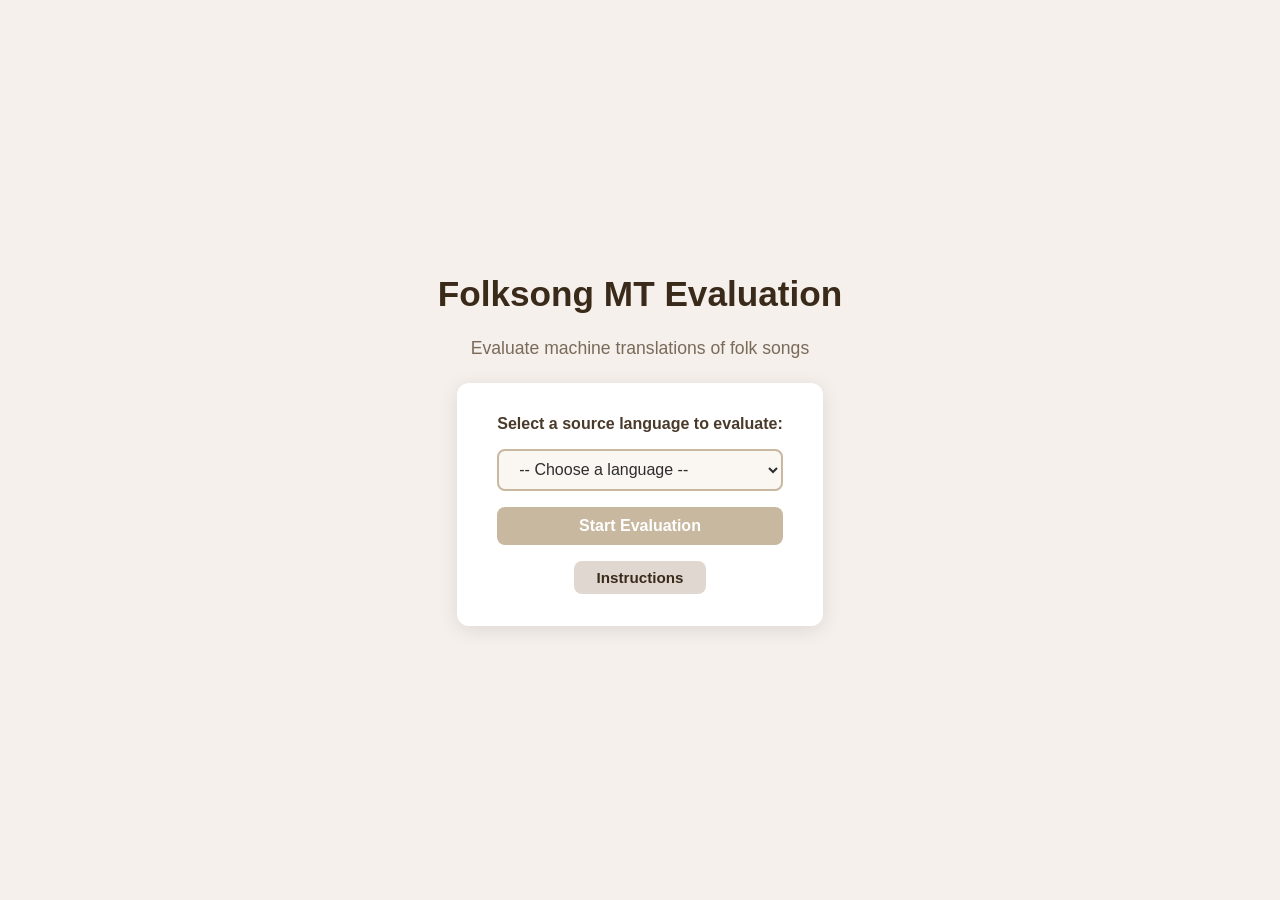
<file: index.html>
<!DOCTYPE html>
<html lang="en">
<head>
  <meta charset="UTF-8">
  <meta name="viewport" content="width=device-width, initial-scale=1.0">
  <title>Folksong MT Evaluation</title>
  <link rel="stylesheet" href="css/style.css">
</head>
<body>

  <!-- Language selection screen -->
  <div id="lang-screen" class="screen active">
    <div class="container">
      <h1>Folksong MT Evaluation</h1>
      <p class="subtitle">Evaluate machine translations of folk songs</p>
      <div class="lang-form">
        <label for="lang-select">Select a source language to evaluate:</label>
        <select id="lang-select">
          <option value="">-- Choose a language --</option>
        </select>
        <button id="start-btn" disabled>Start Evaluation</button>
        <a href="instructions.html" class="instructions-link">Instructions</a>
      </div>
      <div id="resume-notice" class="resume-notice hidden">
        <button id="restart-btn">Start over</button>
      </div>
    </div>
  </div>

  <!-- Evaluation screen -->
  <div id="eval-screen" class="screen">
    <div class="container">
      <header class="eval-header">
        <div class="progress-info">
          <span id="song-title" class="song-title"></span>
          <span id="progress-label" class="progress-label"></span>
        </div>
        <div class="controls-info">
          <span class="key-hint"><kbd>←</kbd><kbd>→</kbd> move cursor</span>
          <span class="key-hint"><kbd>Enter</kbd> correct</span>
          <span class="key-hint"><kbd>Del</kbd>/<kbd>⌫</kbd> wrong</span>
          <button id="export-btn" class="export-btn">Export JSON</button>
          <a href="instructions.html" class="instructions-btn">Instructions</a>
          <button id="change-lang-btn" class="change-lang-btn">Change Language</button>
        </div>
      </header>

      <div class="panels">
        <div class="panel">
          <h2 id="original-heading">Original</h2>
          <div id="original-text" class="text-box"></div>
        </div>
        <div class="panel">
          <h2 id="translation-heading">Translation (English)</h2>
          <div id="translation-text" class="text-box"></div>
        </div>
        <!-- Rating whole translation -->
        <div class="rating-section">
          <span class="rating-label">How well the meaning of the whole song is translated:</span>
          <div id="star-rating" class="star-rating" role="group" aria-label="Overall translation quality">
            <button class="star" data-value="1" aria-label="1 star" title="1 – Very poor">★</button>
            <button class="star" data-value="2" aria-label="2 stars" title="2 – Poor">★</button>
            <button class="star" data-value="3" aria-label="3 stars" title="3 – Fair">★</button>
            <button class="star" data-value="4" aria-label="4 stars" title="4 – Good">★</button>
            <button class="star" data-value="5" aria-label="5 stars" title="5 – Excellent">★</button>
          </div>
        </div>
        <!-- Hallucination question -->
        <div class="extra-question">
          <span class="rating-label">Have you noticed hallucinated words in the English text?</span>
          <div id="hallucination-group" class="yn-group" role="group" aria-label="Hallucination">
            <label><input type="radio" name="hallucination" value="yes"> Yes</label>
            <label><input type="radio" name="hallucination" value="no"> No</label>
          </div>
        </div>
        <!-- Unusual language Likert question -->
        <div class="extra-question">
          <span class="rating-label">Rate presence of unusual language (dialect, archaic words, etc.):</span>
          <div id="unusual-lang-group" class="likert-group" role="group" aria-label="Unusual language">
            <label><input type="radio" name="unusual-lang" value="none"> None</label>
            <label><input type="radio" name="unusual-lang" value="barely"> Barely</label>
            <label><input type="radio" name="unusual-lang" value="significantly"> Significantly</label>
          </div>
        </div>
        <!-- Optional comment -->
        <div class="extra-question">
          <span class="rating-label">Optional comment:</span>
          <textarea id="comment-box" rows="3" placeholder="Leave a comment (optional)"></textarea>
        </div>
      </div>
      <!-- Navigation buttons -->
      <div class="song-nav-btns">
        <button id="prev-song-btn" class="prev-song-btn hidden">Previous song</button>
        <button id="next-song-btn" class="next-song-btn">Next song</button>
      </div>
    </div>
  </div>

  <!-- Completion screen -->
  <div id="done-screen" class="screen">
    <div class="container">
      <h1>All Done!</h1>
      <p>You have evaluated all the texts for this language.</p>
      <p>Please now click here on Export Results as JSON and send the file, which would get downloaded,
        to my email anna.dvorakova332@student.cuni.cz with some of a bit identifying info.</p>
      <button id="export-final-btn">Export Results as JSON</button>
    </div>
  </div>

  <!-- Instructions page -->

  <script src="js/app.js"></script>
</body>
</html>
</file>
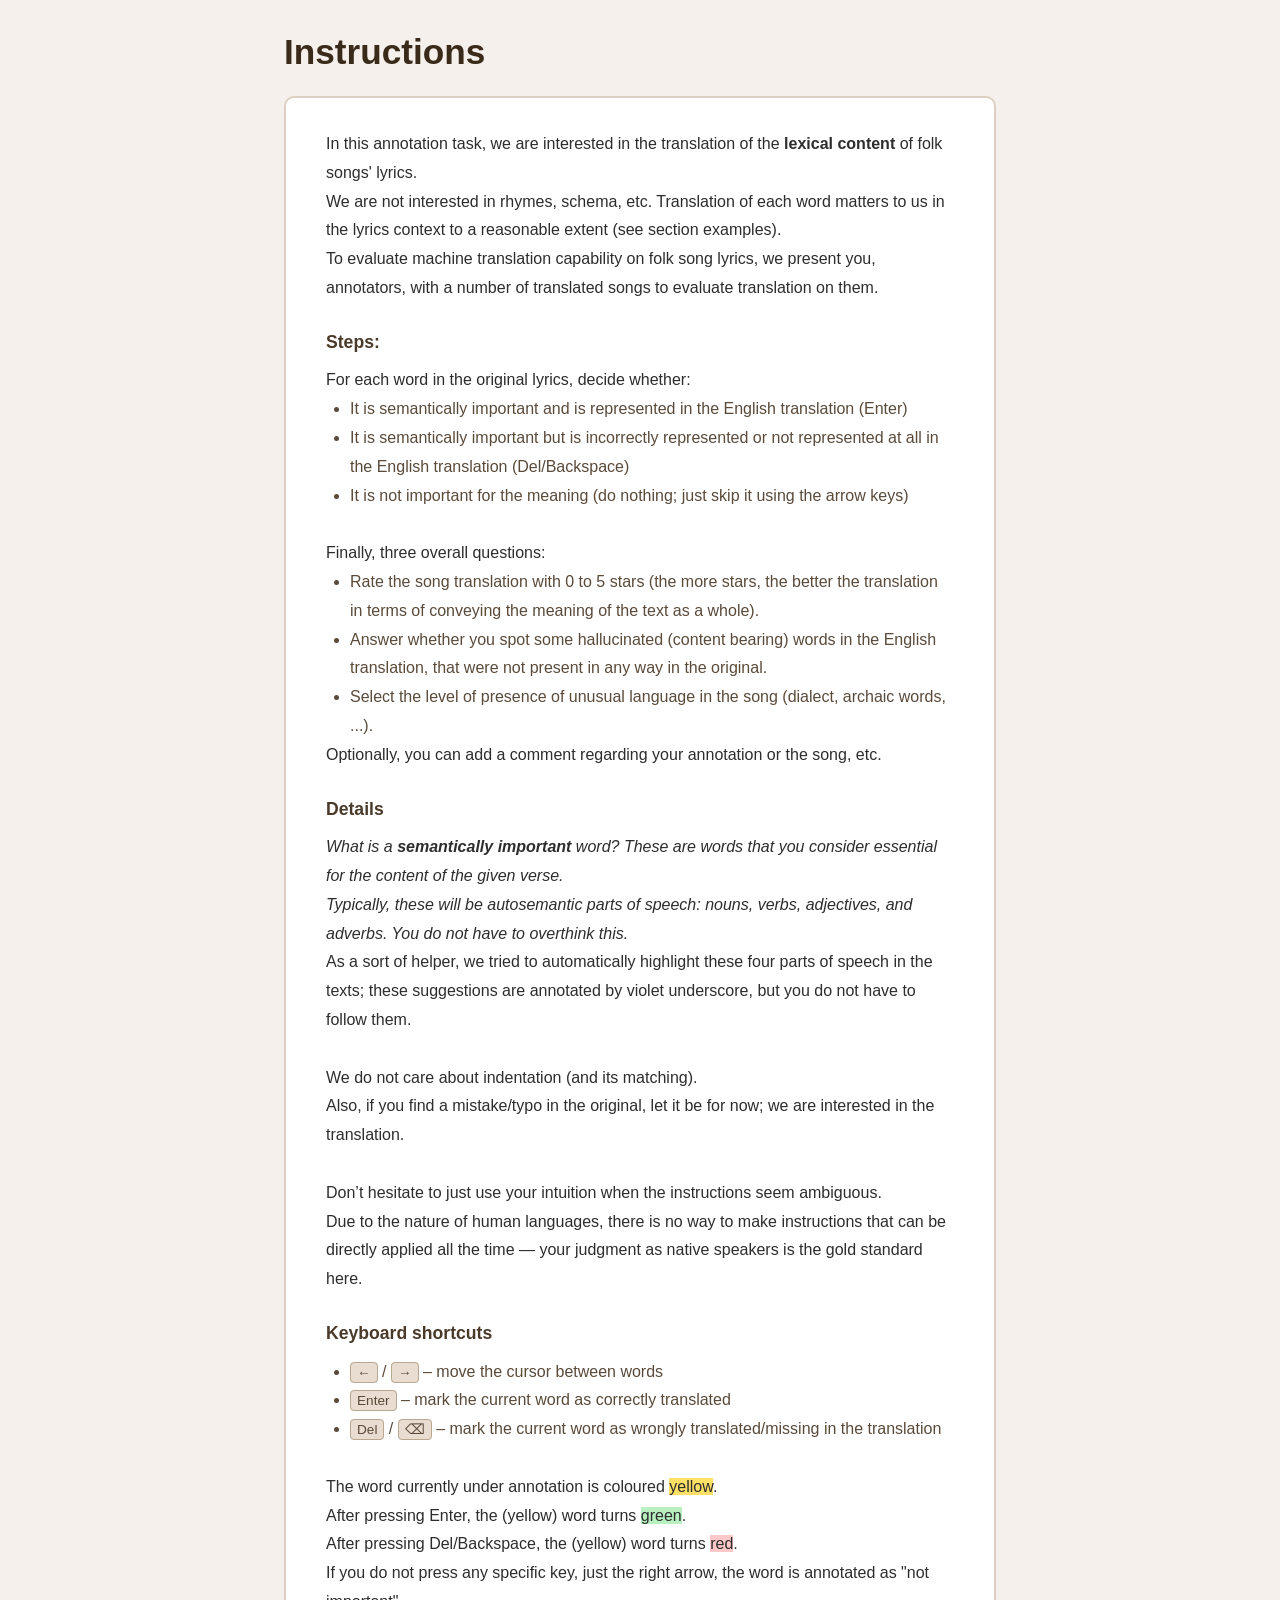
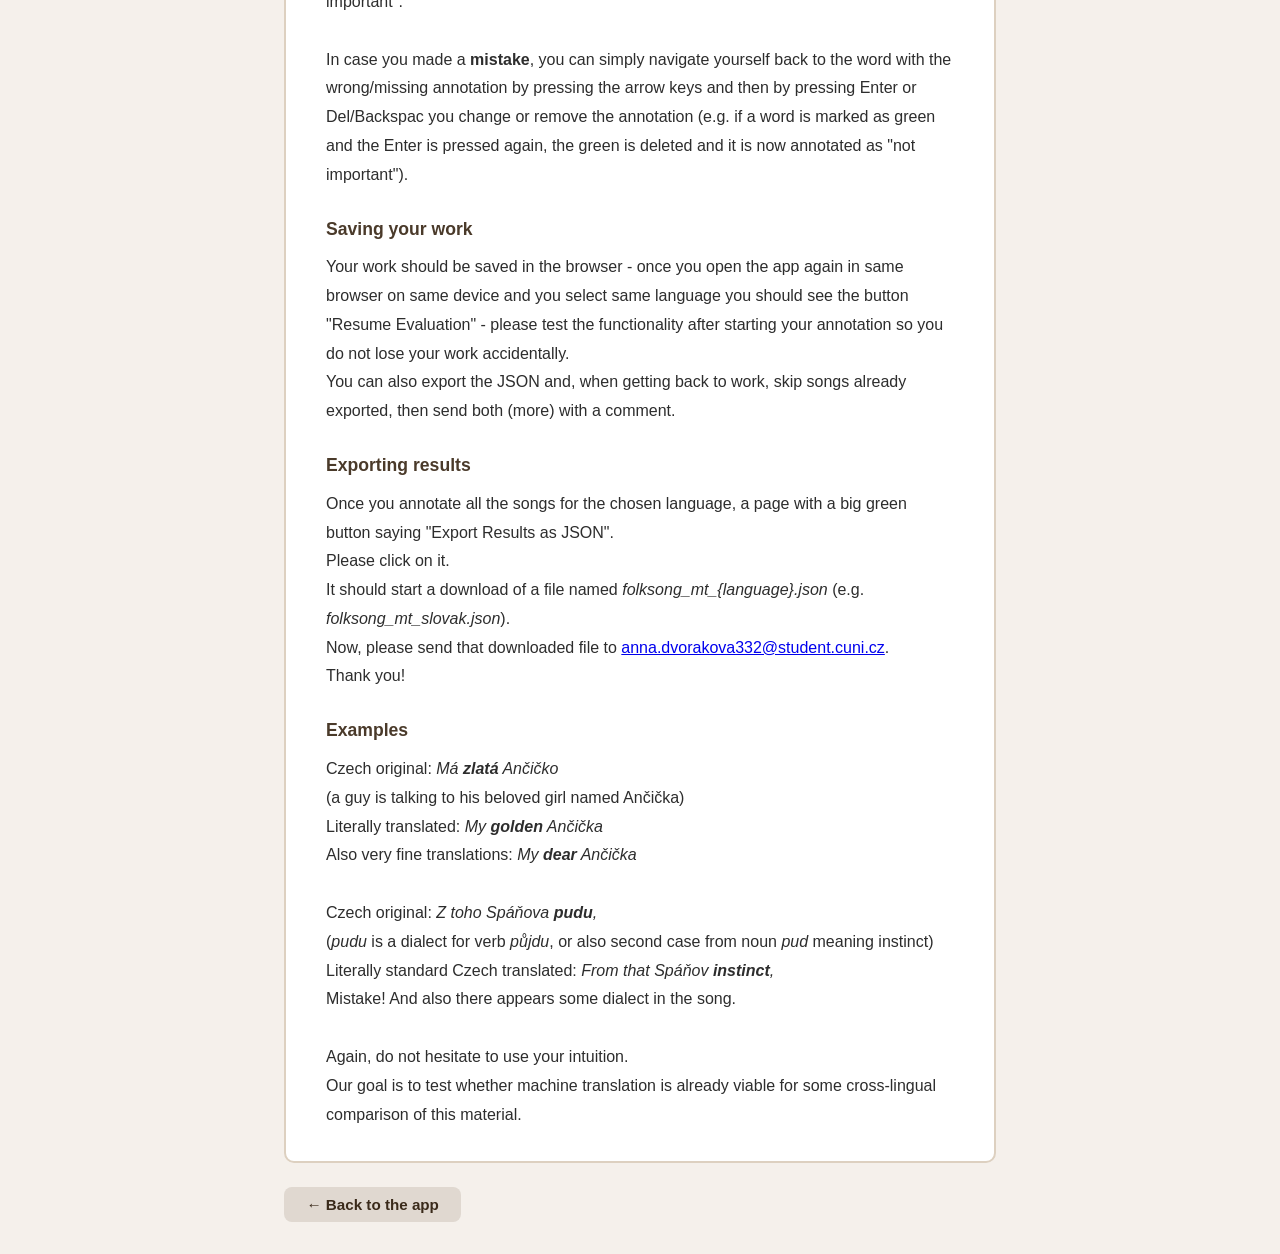
<file: instructions.html>
<!DOCTYPE html>
<html lang="en">
<head>
  <meta charset="UTF-8">
  <meta name="viewport" content="width=device-width, initial-scale=1.0">
  <title>Instructions – Folksong MT Evaluation</title>
  <link rel="stylesheet" href="css/style.css">
</head>
<body>

  <div class="screen active">
    <div class="container instructions-container">
      <h1>Instructions</h1>

      <div class="instructions-content">
        In this annotation task, we are interested in the translation of the <b>lexical content</b> of folk songs' lyrics. <br>
        We are not interested in rhymes, schema, etc. Translation of each word matters to us in the lyrics context to a reasonable extent (see section examples). <br>
        To evaluate machine translation capability on folk song lyrics, we present you, annotators, with a number of translated songs to evaluate translation on them. 
        
      <h2>Steps:</h2>
      For each word in the original lyrics, decide whether:<br>
        <ul>
          <li> It is semantically important and is represented in the English translation (Enter) </li>
          <li> It is semantically important but is incorrectly represented or not represented at all in the English translation (Del/Backspace)  </li>
          <li> It is not important for the meaning (do nothing; just skip it using the arrow keys) </li>
        </ul>
        <br>
        Finally, three overall questions: <br>
        <ul>
          <li> Rate the song translation with 0 to 5 stars (the more stars, the better the translation in terms of conveying the meaning of the text as a whole). </li>
          <li> Answer whether you spot some hallucinated (content bearing) words in the English translation, that were not present in any way in the original. </li>
          <li> Select the level of presence of unusual language in the song (dialect, archaic words, ...). </li>
        </ul>
        Optionally, you can add a comment regarding your annotation or the song, etc. 
        
        <h2>Details</h2>
        <i>What is a <b>semantically important</b> word? These are words that you consider essential for the content of the given verse. <br>
        Typically, these will be autosemantic parts of speech: nouns, verbs, adjectives, and adverbs. You do not have to overthink this.</i> <br>
        As a sort of helper, we tried to automatically highlight these four parts of speech in the texts; these suggestions are annotated by violet underscore, 
        but you do not have to follow them. <br><br>
        We do not care about indentation (and its matching). <br>
        Also, if you find a mistake/typo in the original, let it be for now; we are interested in the translation.
        <br><br>
        Don’t hesitate to just use your intuition when the instructions seem ambiguous. <br>
        Due to the nature of human languages, 
        there is no way to make instructions that can be directly applied all the time — your judgment as native speakers is the gold standard here.

        <h2>Keyboard shortcuts</h2>
        <ul>
          <li><kbd>←</kbd> / <kbd>→</kbd> – move the cursor between words</li>
          <li><kbd>Enter</kbd> – mark the current word as correctly translated</li>
          <li><kbd>Del</kbd> / <kbd>⌫</kbd> – mark the current word as wrongly translated/missing in the translation</li>
        </ul>
        <br>
        The word currently under annotation is coloured <span style="background-color: #ffe066;">yellow</span>. <br>
        After pressing Enter, the (yellow) word turns <span style="background-color: #b8f0c0;">green</span>. <br>
        After pressing Del/Backspace, the (yellow) word turns <span style="background-color: #ffc8c8;">red</span>. <br>
        If you do not press any specific key, just the right arrow, the word is annotated as "not important". <br><br>
        
        In case you made a <b>mistake</b>, you can simply navigate yourself back to the word with the wrong/missing annotation by pressing the arrow keys 
        and then by pressing Enter or Del/Backspac you change or remove the annotation (e.g. if a word is marked as green and the Enter is pressed again, the green is deleted
        and it is now annotated as "not important").
        <br>

        <h2>Saving your work</h2>
        Your work should be saved in the browser - once you open the app again in same browser on same device and you select same language you should 
        see the button "Resume Evaluation" - please test the functionality after starting your annotation so you do not lose your work accidentally. <br>
        You can also export the JSON and, when getting back to work, skip songs already exported, then send both (more) with a comment. <br>
        
        <h2>Exporting results</h2>
        Once you annotate all the songs for the chosen language, a page with a big green button saying "Export Results as JSON". <br>
        Please click on it. <br> 
        It should start a download of a file named <i>folksong_mt_{language}.json</i> (e.g. <i>folksong_mt_slovak.json</i>). <br>
        Now, please send that downloaded file to <a href="mailto:anna.dvorakova332@student.cuni.cz">anna.dvorakova332@student.cuni.cz</a>. <br>
        Thank you!

        <h2>Examples</h2>
        Czech original: <i>Má <b>zlatá</b> Ančičko</i> <br>
        (a guy is talking to his beloved girl named Ančička) <br>
        Literally translated: <i>My <b>golden</b> Ančička</i> <br>
        Also very fine translations: <i>My <b>dear</b> Ančička</i>
        <br><br>
        Czech original: <i>Z toho Spáňova <b>pudu</b>,</i> <br>
        (<i>pudu</i> is a dialect for verb <i>půjdu</i>, or also second case from noun <i>pud</i> meaning instinct) <br>
        Literally standard Czech translated: <i>From that Spáňov <b>instinct</b>,</i> <br>
        Mistake! And also there appears some dialect in the song.
        <br><br>
        Again, do not hesitate to use your intuition. <br>
        Our goal is to test whether machine translation is already viable for some cross-lingual comparison of this material.
      </div>

      <a href="index.html" class="back-to-app-btn">← Back to the app</a>
    </div>
  </div>

</body>
</html>
</file>
<file: css/style.css>
*, *::before, *::after {
  box-sizing: border-box;
  margin: 0;
  padding: 0;
}

body {
  font-family: 'Segoe UI', Tahoma, Geneva, Verdana, sans-serif;
  background: #f5f0eb;
  color: #2d2d2d;
  min-height: 100vh;
}

.screen {
  display: none;
  min-height: 100vh;
}

.screen.active {
  display: block;
}

.container {
  max-width: 1100px;
  margin: 0 auto;
  padding: 2rem 1.5rem;
}

/* ── Language selection screen ── */
#lang-screen .container {
  display: flex;
  flex-direction: column;
  align-items: center;
  justify-content: center;
  min-height: 100vh;
  gap: 1.5rem;
}

h1 {
  font-size: 2.2rem;
  color: #3a2a1a;
}

.subtitle {
  color: #7a6a5a;
  font-size: 1.1rem;
}

.lang-form {
  display: flex;
  flex-direction: column;
  align-items: center;
  gap: 1rem;
  background: #fff;
  padding: 2rem 2.5rem;
  border-radius: 12px;
  box-shadow: 0 4px 20px rgba(0,0,0,0.1);
  min-width: 320px;
}

.lang-form label {
  font-size: 1rem;
  font-weight: 600;
  color: #4a3a2a;
}

select {
  width: 100%;
  padding: 0.6rem 1rem;
  border: 2px solid #c8b8a0;
  border-radius: 8px;
  font-size: 1rem;
  background: #faf7f3;
  color: #2d2d2d;
  cursor: pointer;
  outline: none;
  transition: border-color 0.2s;
}

select:focus {
  border-color: #8b5e3c;
}

button {
  padding: 0.65rem 1.8rem;
  border: none;
  border-radius: 8px;
  font-size: 1rem;
  cursor: pointer;
  transition: background 0.2s, transform 0.1s;
}

button:active {
  transform: scale(0.97);
}

#start-btn {
  background: #8b5e3c;
  color: #fff;
  width: 100%;
  font-weight: 600;
}

#start-btn:disabled {
  background: #c8b8a0;
  cursor: not-allowed;
}

#start-btn:not(:disabled):hover {
  background: #6e4a2c;
}

.resume-notice {
  text-align: center;
  margin-top: 0.4rem;
}

#restart-btn {
  background: none;
  border: none;
  color: #7a6a5a;
  font-size: 0.85rem;
  text-decoration: underline;
  cursor: pointer;
  padding: 0.2rem 0.5rem;
}

#restart-btn:hover {
  color: #4a3a2a;
}

.hidden { display: none !important; }

/* Instructions link on the language-selection screen */
.instructions-link {
  display: inline-block;
  padding: 0.5rem 1.4rem;
  border-radius: 8px;
  font-size: 0.95rem;
  background: #e0d8d0;
  color: #3a2a1a;
  text-decoration: none;
  font-weight: 600;
  transition: background 0.2s;
}

.instructions-link:hover { background: #c8c0b8; }

/* ── Evaluation screen ── */
.eval-header {
  display: flex;
  justify-content: space-between;
  align-items: center;
  flex-wrap: wrap;
  gap: 0.75rem;
  padding-bottom: 1rem;
  border-bottom: 2px solid #ddd0c0;
  margin-bottom: 1.5rem;
}

.song-title {
  font-size: 1.3rem;
  font-weight: 700;
  color: #3a2a1a;
}

.progress-label {
  font-size: 0.95rem;
  color: #7a6a5a;
  margin-left: 0.75rem;
}

.controls-info {
  display: flex;
  align-items: center;
  gap: 0.75rem;
  flex-wrap: wrap;
}

.key-hint {
  font-size: 0.9rem;
  color: #5a4a3a;
}

kbd {
  background: #e8ddd0;
  border: 1px solid #b8a890;
  border-radius: 4px;
  padding: 2px 6px;
  font-size: 0.85rem;
  font-family: inherit;
}

.export-btn, .change-lang-btn {
  padding: 0.4rem 1rem;
  font-size: 0.9rem;
  border-radius: 6px;
}

.export-btn {
  background: #4a7a4a;
  color: #fff;
}

.export-btn:hover { background: #386038; }

/* Instructions button in the eval-screen header */
.instructions-btn {
  display: inline-block;
  padding: 0.4rem 1rem;
  border-radius: 6px;
  font-size: 0.9rem;
  background: #e0d8d0;
  color: #3a2a1a;
  text-decoration: none;
  font-weight: 600;
  transition: background 0.2s;
}

.instructions-btn:hover { background: #c8c0b8; }

.change-lang-btn {
  background: #e0d8d0;
  color: #3a2a1a;
}

.change-lang-btn:hover { background: #c8c0b8; }

.panels {
  display: grid;
  grid-template-columns: 1fr 1fr;
  gap: 1.5rem;
}

@media (max-width: 680px) {
  .panels { grid-template-columns: 1fr; }
}

.panel h2 {
  font-size: 1rem;
  font-weight: 600;
  color: #7a6a5a;
  text-transform: uppercase;
  letter-spacing: 0.06em;
  margin-bottom: 0.75rem;
}

.text-box {
  background: #fff;
  border: 2px solid #ddd0c0;
  border-radius: 10px;
  padding: 1.25rem 1.5rem;
  font-size: 1.1rem;
  line-height: 1.9;
  min-height: 180px;
  max-width: 650px;
  word-break: break-word;
}

/* Word spans in original panel */
.word {
  display: inline-block;
  border-radius: 4px;
  padding: 0 2px;
  cursor: default;
  transition: background 0.15s;
}

.word.active {
  background: #ffe066;
  color: #2d2d2d;
  outline: 2px solid #e6a800;
  outline-offset: 1px;
  font-weight: 600;
}

/* Static semantic highlight (pre-coloured from source data) */
.word.highlighted {
  text-decoration: underline;
  text-decoration-color: #7a5af8;
  text-decoration-thickness: 2px;
  text-underline-offset: 3px;
}

/* User annotation: correct translation equivalent */
.word.marked-correct {
  background: #b8f0c0;
  color: #1a4a1a;
}

.word.marked-correct.active {
  background: #78e090;
  outline-color: #2a8a2a;
}

/* User annotation: wrong / missing translation equivalent */
.word.marked-wrong {
  background: #ffc8c8;
  color: #4a1a1a;
}

.word.marked-wrong.active {
  background: #ff9090;
  outline-color: #aa2222;
}

/* ── Extra questions (hallucination, unusual language, comment) ── */
.extra-question {
  grid-column: 1 / -1;
  display: flex;
  align-items: flex-start;
  gap: 1rem;
  padding: 0.4rem 0;
  flex-wrap: wrap;
}

.yn-group,
.likert-group {
  display: flex;
  gap: 1.2rem;
  flex-wrap: wrap;
}

.yn-group label,
.likert-group label {
  display: flex;
  align-items: center;
  gap: 0.35rem;
  font-size: 1.15rem;
  color: #3a2a1a;
  cursor: pointer;
}

.yn-group input[type="radio"],
.likert-group input[type="radio"] {
  accent-color: #8b5e3c;
  cursor: pointer;
  width: 1.1rem;
  height: 1.1rem;
}

#comment-box {
  flex: 1;
  min-width: 200px;
  padding: 0.5rem 0.75rem;
  border: 2px solid #ddd0c0;
  border-radius: 8px;
  font-size: 1.1rem;
  font-family: inherit;
  color: #2d2d2d;
  background: #faf7f3;
  resize: vertical;
  transition: border-color 0.2s;
}

#comment-box:focus {
  border-color: #8b5e3c;
  outline: none;
}

/* ── Song navigation buttons ── */
.song-nav-btns {
  display: flex;
  gap: 1rem;
  justify-content: flex-end;
  margin-top: 1.25rem;
}

.next-song-btn,
.prev-song-btn {
  padding: 0.65rem 1.8rem;
  font-size: 1rem;
  font-weight: 600;
  border-radius: 8px;
}

.next-song-btn {
  background: #8b5e3c;
  color: #fff;
}

.next-song-btn:hover { background: #6e4a2c; }

.prev-song-btn {
  background: #e0d8d0;
  color: #3a2a1a;
}

.prev-song-btn:hover { background: #c8c0b8; }

/* ── Overall translation rating ── */
.rating-section {
  grid-column: 1 / -1;
  display: flex;
  align-items: center;
  gap: 1rem;
  padding: 0.5rem 0;
}

.rating-label {
  font-size: 1.15rem;
  font-weight: 600;
  color: #5a4a3a;
}

.star-rating {
  display: flex;
  gap: 0.2rem;
}

.star {
  background: none;
  border: none;
  font-size: 2rem;
  color: #d0c0b0;
  cursor: pointer;
  padding: 0 0.1rem;
  line-height: 1;
  transition: color 0.1s, transform 0.1s;
}

.star:hover,
.star.hovered {
  color: #f0a800;
  transform: scale(1.2);
}

.star.selected {
  color: #e8920a;
}

/* ── Completion screen ── */
#done-screen .container {
  display: flex;
  flex-direction: column;
  align-items: center;
  justify-content: center;
  min-height: 100vh;
  gap: 1.5rem;
  text-align: center;
}

#done-screen p {
  color: #5a4a3a;
  font-size: 1.1rem;
}

#export-final-btn {
  background: #4a7a4a;
  color: #fff;
  font-weight: 600;
}

#export-final-btn:hover { background: #386038; }

#back-btn {
  background: #e0d8d0;
  color: #3a2a1a;
}

#back-btn:hover { background: #c8c0b8; }

/* ── Instructions page ── */
.instructions-container {
  max-width: 760px;
}

.instructions-content {
  background: #fff;
  border: 2px solid #ddd0c0;
  border-radius: 10px;
  padding: 2rem 2.5rem;
  margin-top: 1.5rem;
  line-height: 1.8;
}

.instructions-content h2 {
  font-size: 1.1rem;
  font-weight: 700;
  color: #4a3a2a;
  margin: 1.5rem 0 0.5rem;
}

.instructions-content h2:first-child {
  margin-top: 0;
}

.instructions-content p,
.instructions-content li {
  color: #5a4a3a;
  font-size: 1rem;
}

.instructions-content ol,
.instructions-content ul {
  padding-left: 1.5rem;
}

.back-to-app-btn {
  display: inline-block;
  margin-top: 1.5rem;
  padding: 0.55rem 1.4rem;
  border-radius: 8px;
  font-size: 0.95rem;
  background: #e0d8d0;
  color: #3a2a1a;
  text-decoration: none;
  font-weight: 600;
  transition: background 0.2s;
}

.back-to-app-btn:hover { background: #c8c0b8; }
</file>
